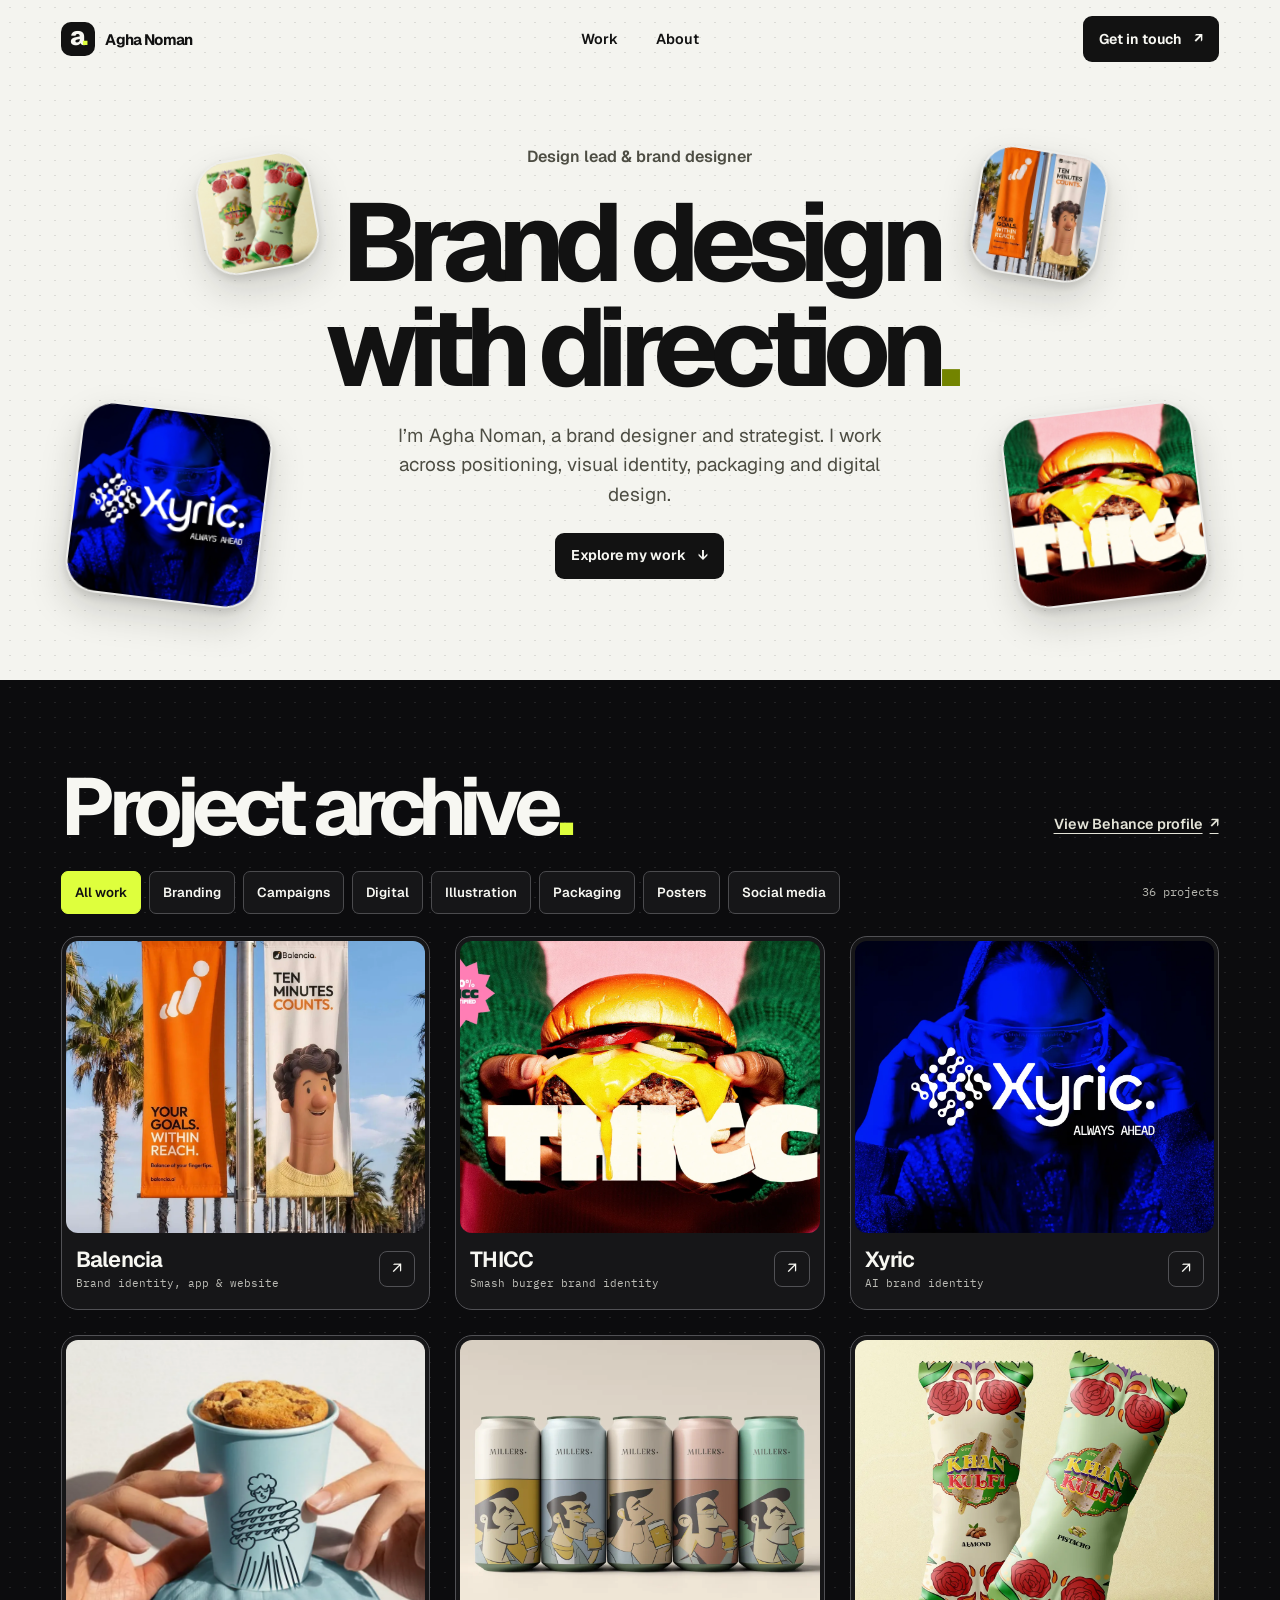
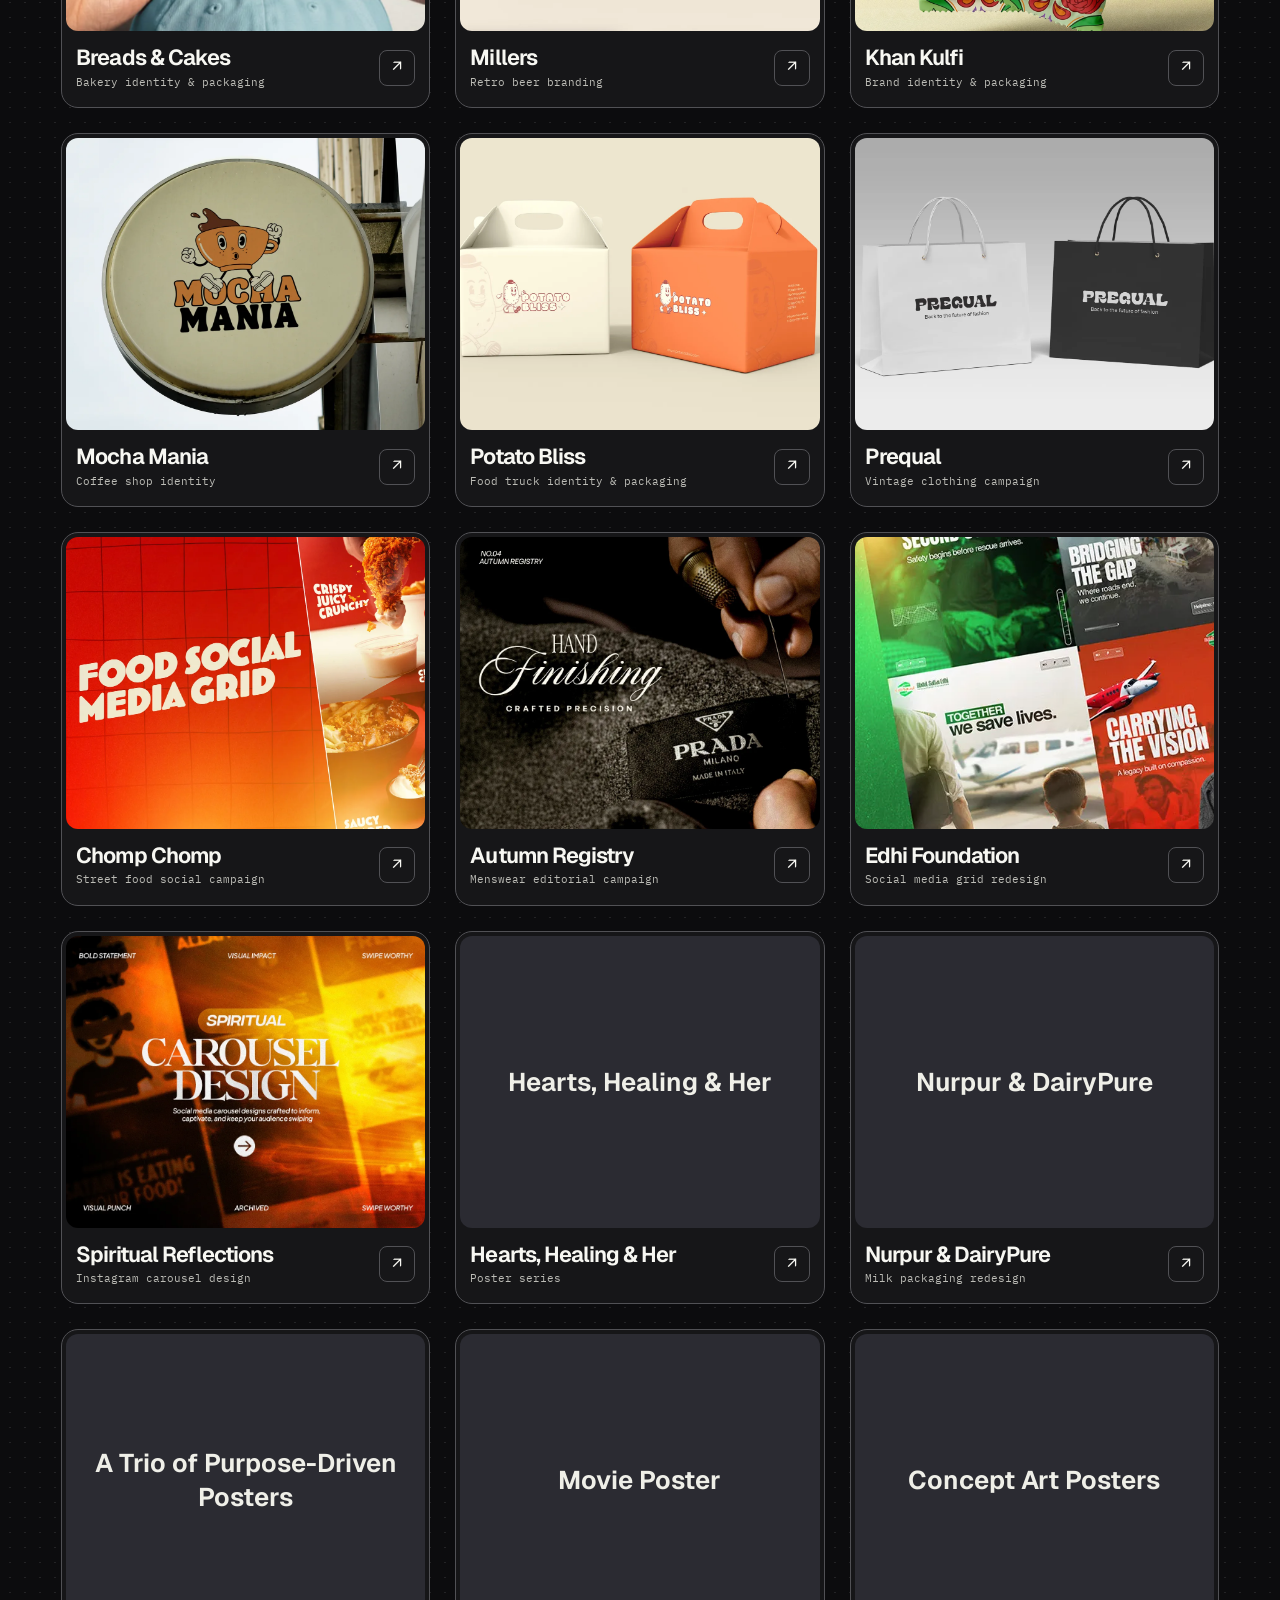
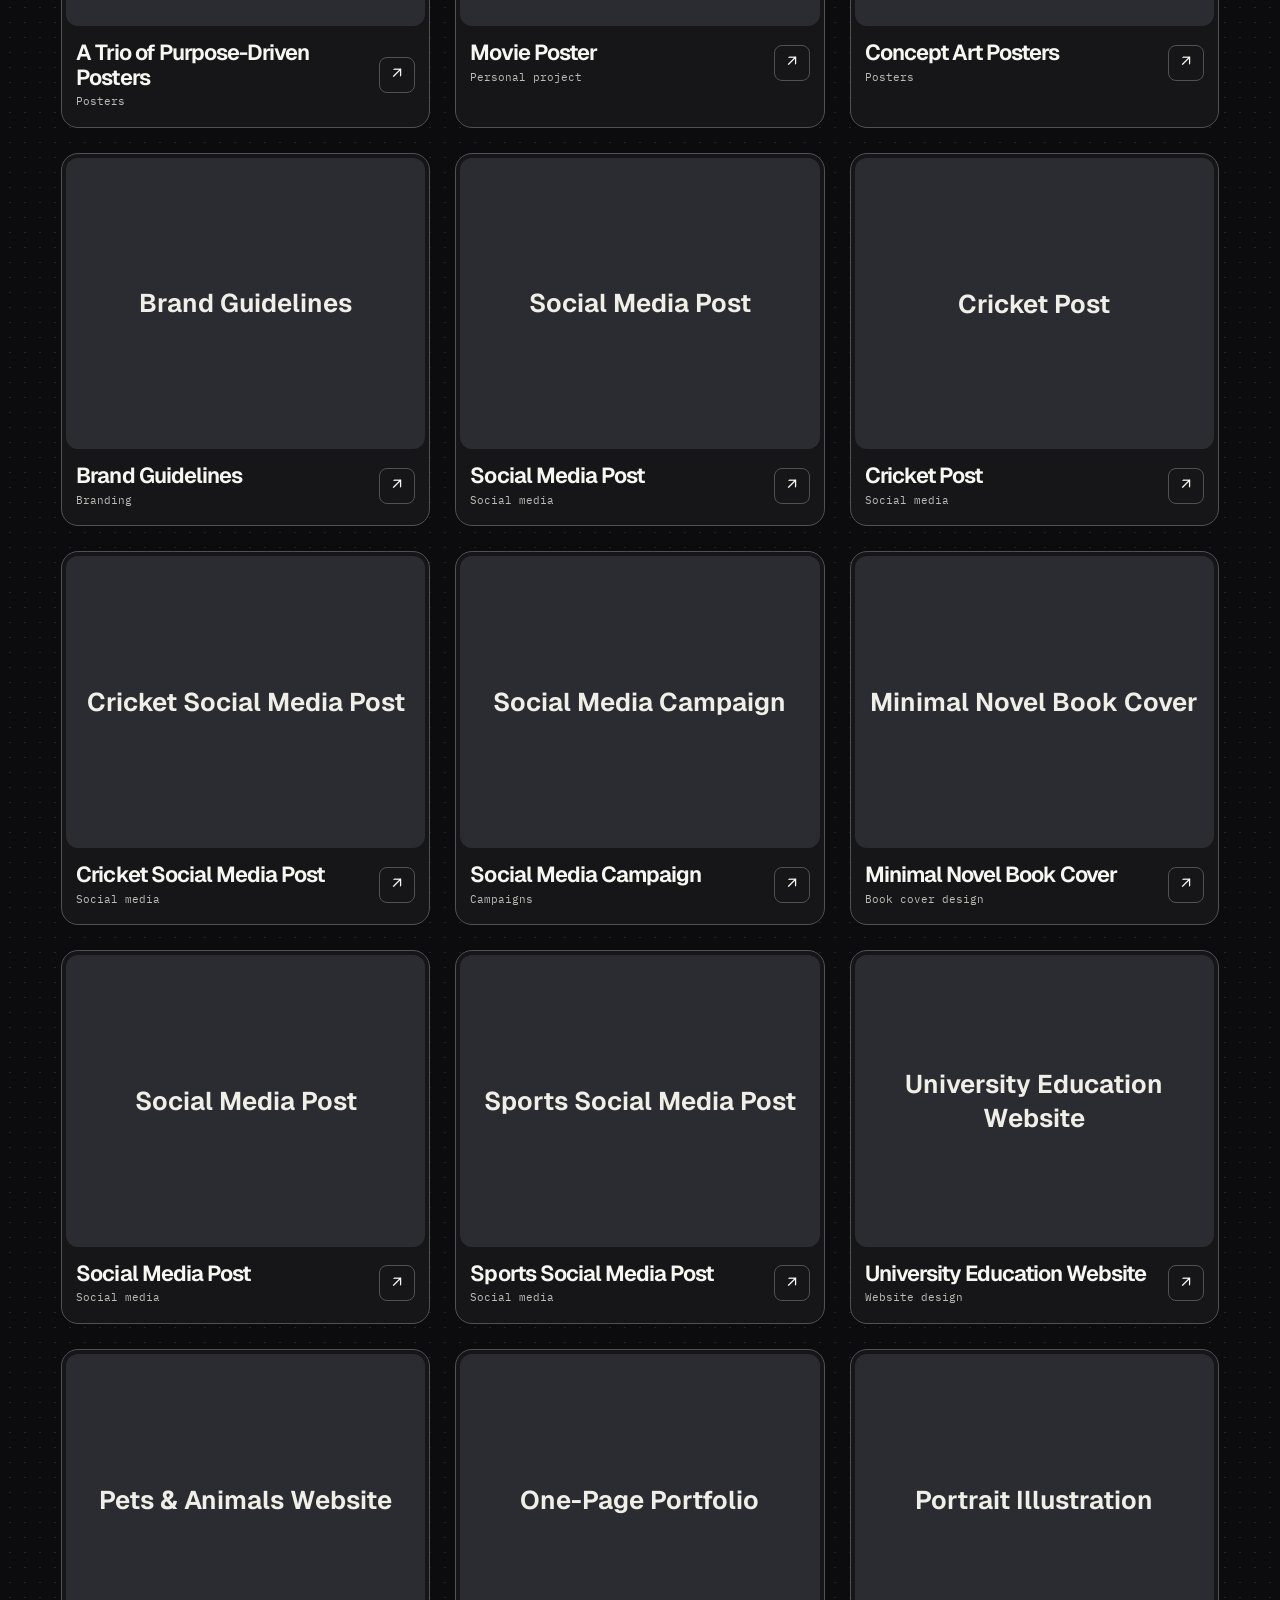
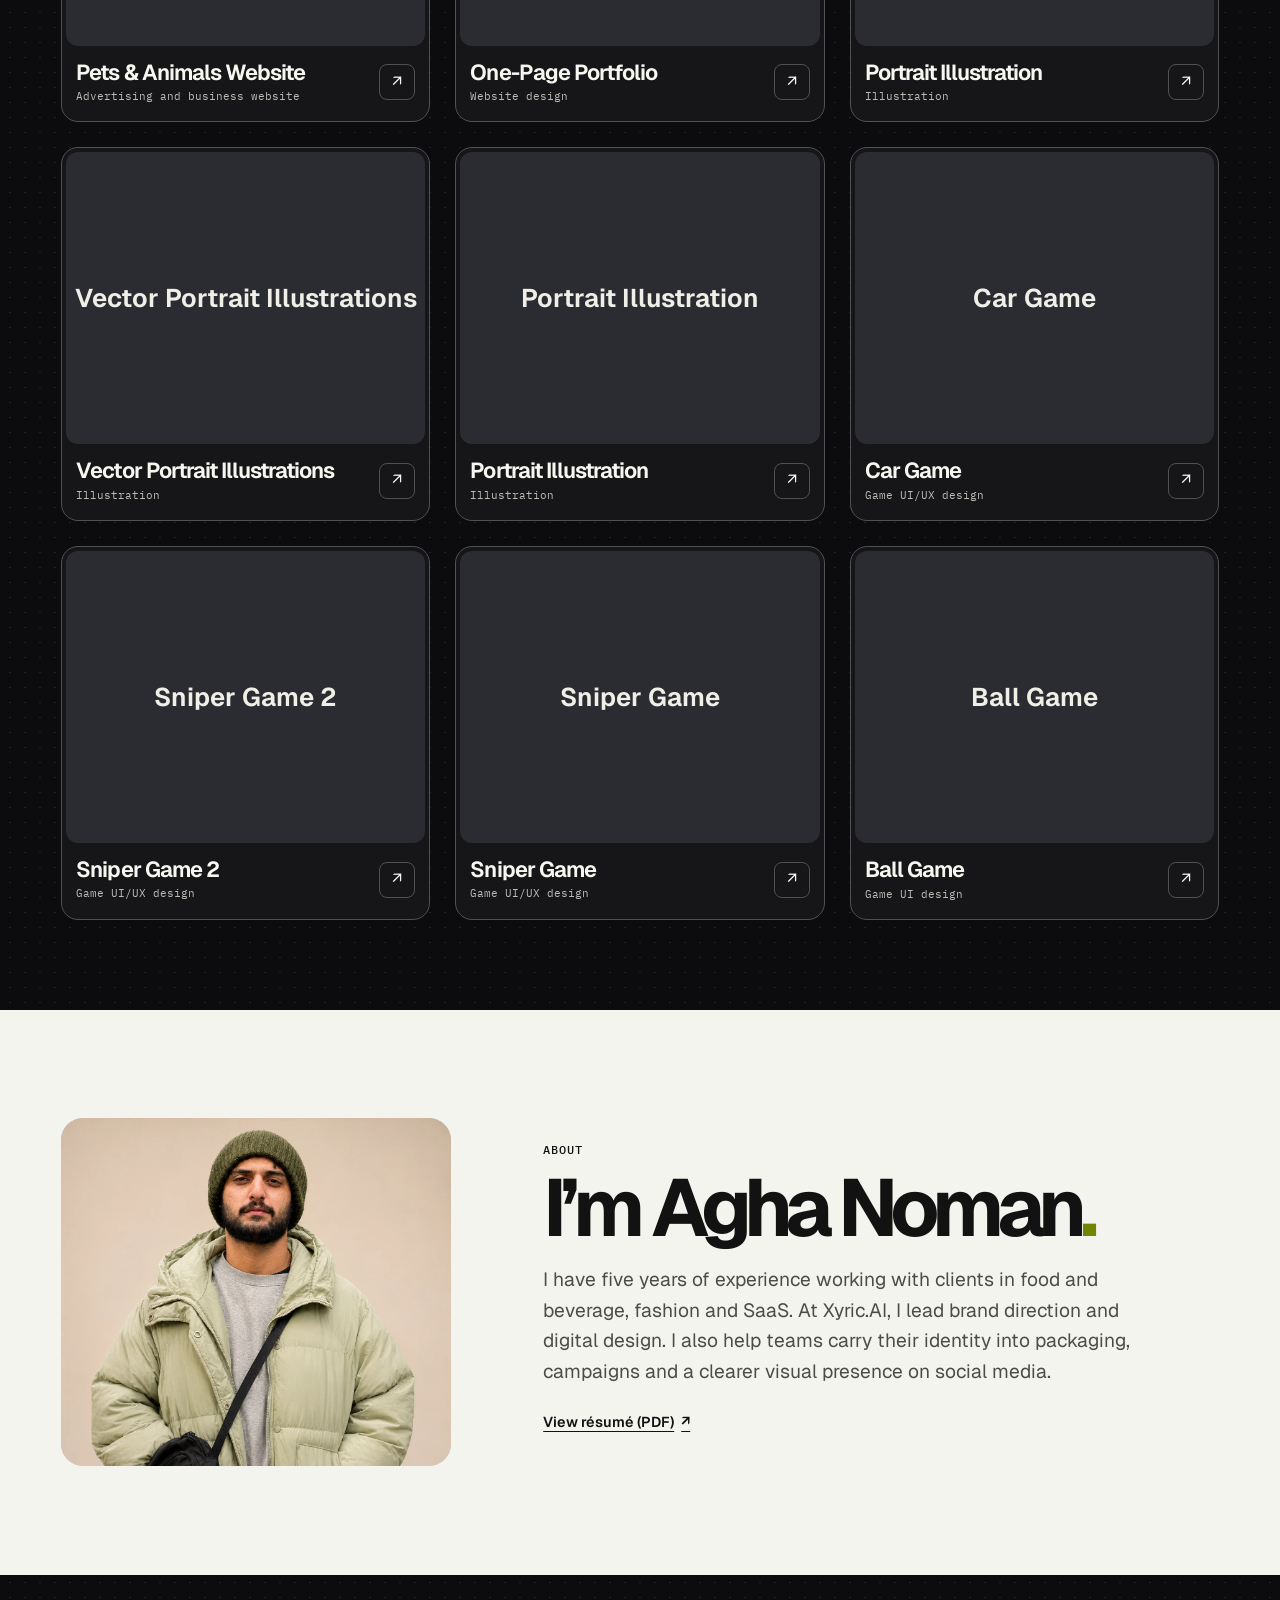
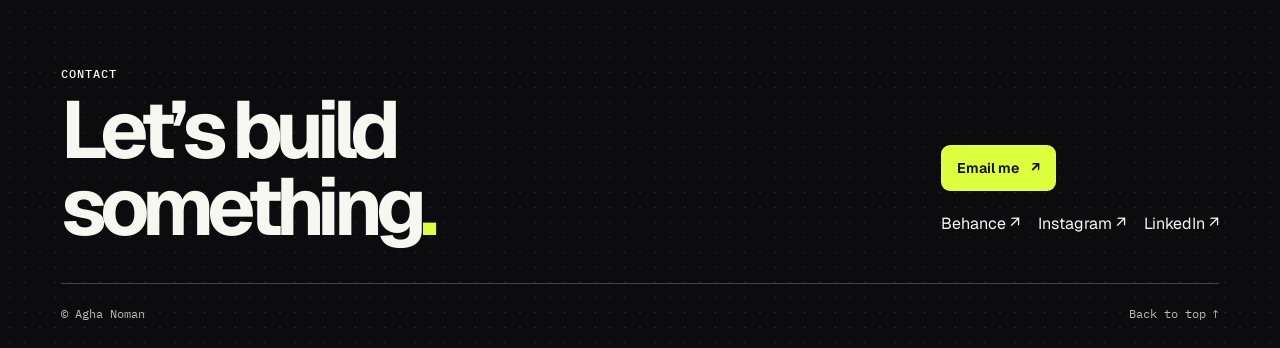
<file: docs/index.html>
<!doctype html>
<html lang="en">
<head>
  <meta charset="utf-8">
  <meta name="viewport" content="width=device-width, initial-scale=1">
  <meta name="description" content="Agha Noman is a brand designer and strategist with five years of experience across food, fashion and SaaS. Explore brand direction, visual identity, packaging and digital design work.">
  <meta name="theme-color" content="#f4f4ef">
  <title>Agha Noman — Brand Designer</title>
  <link rel="icon" href="./assets/agha-noman-icon.png" type="image/png" sizes="64x64">
  <link rel="preconnect" href="https://fonts.googleapis.com">
  <link rel="preconnect" href="https://fonts.gstatic.com" crossorigin>
  <link rel="stylesheet" href="https://fonts.googleapis.com/css2?family=Geist:wght@400;500;600;700;800&family=IBM+Plex+Mono:wght@400;500;600&display=swap">
  <link rel="stylesheet" href="./style.css">
  <script src="./projects.js" defer></script>
  <script src="./site.js" defer></script>
  <script src="./motion.js" defer></script>
</head>
<body>
  <a class="skip" href="#main">Skip to content</a>
  <div class="intro-shell" id="top">
    <header class="wrap header">
      <a class="wordmark" href="#top"><span class="mark" aria-hidden="true">a<span>.</span></span> Agha Noman</a>
      <nav class="nav" aria-label="Main navigation"><a href="#work">Work</a><a href="#about">About</a></nav>
      <a class="button button-black header-contact" href="#contact">Get in touch <span aria-hidden="true">↗</span></a>
    </header>
  </div>
  <main id="main" tabindex="-1">
    <div class="intro-shell">
      <section class="wrap hero" aria-labelledby="hero-heading">
        <div class="hero-copy">
          <p class="hero-role">Design lead &amp; brand designer</p>
          <h1 id="hero-heading">Brand design<br>with direction<span>.</span></h1>
          <p class="hero-text">I’m Agha Noman, a brand designer and strategist. I work across positioning, visual identity, packaging and digital design.</p>
          <a class="button button-black" href="#work">Explore my work <span aria-hidden="true">↓</span></a>
        </div>
        <div class="hero-tiles" aria-label="Featured projects"></div>
      </section>
    </div>

  <section class="work" id="work" aria-labelledby="work-heading">
    <div class="wrap">
      <div class="work-heading">
        <h2 id="work-heading">Project archive<span>.</span></h2>
        <a class="text-link behance-link" href="https://www.behance.net/aghanoman25/projects" target="_blank" rel="noopener">View Behance profile <span aria-hidden="true">↗</span></a>
      </div>
      <div class="work-controls" hidden>
        <div class="filters" role="group" aria-label="Filter projects"></div>
        <p class="project-count" role="status"></p>
      </div>
      <div class="project-grid"></div>
      <noscript><p>Explore the complete project gallery on <a href="https://www.behance.net/aghanoman25/projects">Behance</a>.</p></noscript>
    </div>
  </section>

  <section class="about" id="about" aria-labelledby="about-heading">
    <div class="wrap about-layout">
      <div class="portrait"><img src="./assets/agha-noman-portrait.webp" alt="Agha Noman wearing an olive beanie and light puffer jacket" width="1254" height="1254" loading="lazy"></div>
      <div class="about-copy">
        <p class="eyebrow">About</p>
        <h2 id="about-heading">I’m Agha Noman<span>.</span></h2>
        <p>I have five years of experience working with clients in food and beverage, fashion and SaaS. At Xyric.AI, I lead brand direction and digital design. I also help teams carry their identity into packaging, campaigns and a clearer visual presence on social media.</p>
        <a class="text-link" href="./Agha-Noman-Resume.pdf" target="_blank" rel="noopener">View résumé (PDF) <span aria-hidden="true">↗</span></a>
      </div>
    </div>
  </section>
  </main>

  <footer class="contact" id="contact">
    <div class="wrap">
      <div class="contact-inner">
        <div><p class="eyebrow">Contact</p><h2>Let’s build<br>something<span>.</span></h2></div>
        <div class="contact-links">
          <a class="button button-lime" href="mailto:aghanomaninstagram@gmail.com">Email me <span aria-hidden="true">↗</span></a>
          <div class="socials"><a href="https://www.behance.net/aghanoman25" target="_blank" rel="noopener">Behance ↗</a><a href="https://www.instagram.com/agha_noman/" target="_blank" rel="noopener">Instagram ↗</a><a href="https://www.linkedin.com/in/agha-noman-385965202/" target="_blank" rel="noopener">LinkedIn ↗</a></div>
        </div>
      </div>
      <div class="footer-bar"><span>© Agha Noman</span><a href="#top">Back to top <span aria-hidden="true">↑</span></a></div>
    </div>
  </footer>

</body>
</html>
</file>
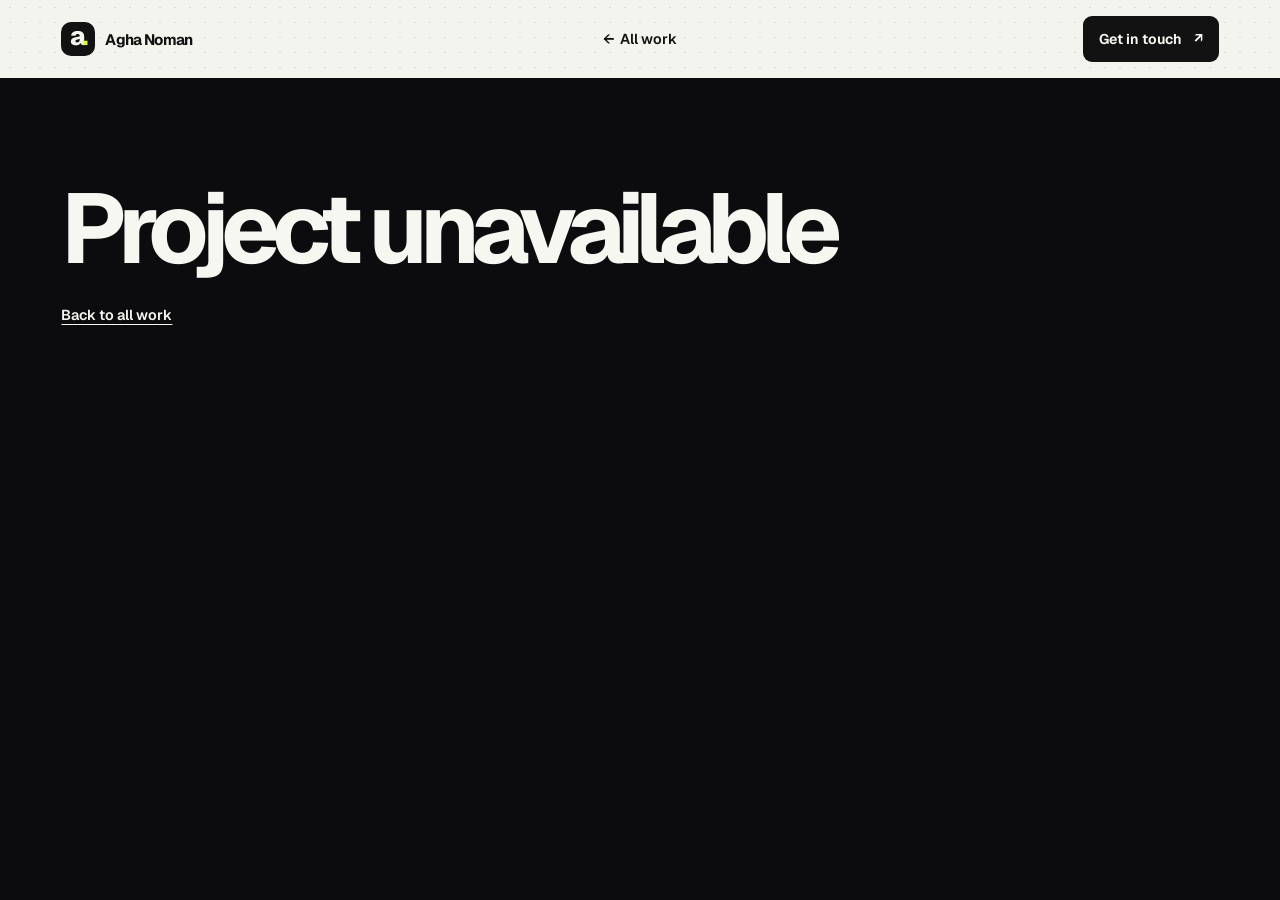
<file: docs/project.html>
<!doctype html>
<html lang="en">
<head>
  <meta charset="utf-8">
  <meta name="viewport" content="width=device-width, initial-scale=1">
  <meta name="theme-color" content="#0c0c0e">
  <title>Project — Agha Noman</title>
  <link rel="icon" href="./assets/agha-noman-icon.png" type="image/png" sizes="64x64">
  <link rel="preconnect" href="https://fonts.googleapis.com">
  <link rel="preconnect" href="https://fonts.gstatic.com" crossorigin>
  <link rel="stylesheet" href="https://fonts.googleapis.com/css2?family=Geist:wght@400;500;600;700;800&family=IBM+Plex+Mono:wght@400;500;600&display=swap">
  <link rel="stylesheet" href="./style.css">
  <script src="./projects.js" defer></script>
  <script src="./case-studies.js" defer></script>
  <script src="./project.js" defer></script>
  <script src="./motion.js" defer></script>
</head>
<body class="project-page" id="top">
  <a class="skip" href="#main">Skip to project</a>
  <header class="intro-shell">
    <div class="wrap header case-header">
      <a class="wordmark" href="./index.html"><span class="mark" aria-hidden="true">a<span>.</span></span> Agha Noman</a>
      <nav class="nav" aria-label="Main navigation"><a href="./index.html#work"><span aria-hidden="true">←</span> All work</a></nav>
      <a class="button button-black header-contact" href="./index.html#contact">Get in touch <span aria-hidden="true">↗</span></a>
    </div>
  </header>
  <main id="main" tabindex="-1">
    <article aria-labelledby="project-title" hidden>
      <header class="wrap case-intro">
        <p class="eyebrow case-category"></p>
        <h1 id="project-title"></h1>
        <p class="case-description"></p>
        <a class="text-link case-source" href="https://www.behance.net/aghanoman25/projects" target="_blank" rel="noopener">View on Behance <span aria-hidden="true">↗</span></a>
      </header>
      <div class="case-gallery"></div>
      <nav class="wrap case-navigation" aria-label="Browse projects">
        <a class="text-link" href="./index.html#work"><span aria-hidden="true">←</span> All work</a>
        <a class="button button-lime next-case" href="./index.html#work"></a>
      </nav>
    </article>
    <div class="wrap case-intro case-missing" hidden><h1>Project unavailable</h1><a class="text-link" href="./index.html#work">Back to all work</a></div>
    <noscript><div class="wrap case-intro"><p>Enable JavaScript to open this project or <a href="https://www.behance.net/aghanoman25/projects">browse projects on Behance</a>.</p></div></noscript>
  </main>
</body>
</html>
</file>
<file: docs/style.css>
:root {
  color-scheme: light;
  --paper: #f4f4ef;
  --ink: #121212;
  --lime: #deff3d;
  --line: #d1d1c7;
  --dark: #0c0c0e;
  --panel: #161618;
  --white: #f7f7f2;
  --mono: 'IBM Plex Mono', Consolas, monospace;
  --gutter: clamp(18px, 4.8vw, 72px);
  font-family: Geist, Arial, sans-serif;
  background: var(--paper);
  color: var(--ink);
}

*, *::before, *::after { box-sizing: border-box; }
body, h1, h2, h3, p { margin: 0; }
img { display: block; max-width: 100%; }
button { color: inherit; font: inherit; cursor: pointer; }
a { color: inherit; }
[hidden] { display: none !important; }
:focus-visible { outline: 2px solid currentColor; outline-offset: 5px; }
html { scroll-behavior: smooth; }
.wrap { width: min(100% - 2 * var(--gutter), 1260px); margin-inline: auto; }
.skip { position: fixed; top: 10px; left: 10px; z-index: 2; padding: 10px 15px; transform: translateY(-200%); background: var(--ink); color: var(--white); }
.skip:focus { transform: none; }
.eyebrow { font: 500 .73rem/1.5 var(--mono); letter-spacing: .08em; text-transform: uppercase; }
h1, h2 { font-weight: 700; letter-spacing: -.085em; line-height: .95; }
.intro-shell { background: radial-gradient(circle, #2121193c .8px, transparent 1px) center top / 15px 15px, var(--paper); }

.header { min-height: 78px; display: grid; grid-template-columns: 1fr auto 1fr; align-items: center; gap: 22px; }
.wordmark, .nav a { text-decoration: none; }
.wordmark { justify-self: start; display: inline-flex; align-items: center; gap: 10px; font-size: .95rem; font-weight: 700; letter-spacing: -.045em; white-space: nowrap; }
.mark { display: grid; grid-auto-flow: column; place-content: center; width: 34px; height: 34px; border-radius: 10px; background: var(--ink); color: var(--white); font-size: 1.6rem; font-weight: 800; line-height: 1; letter-spacing: -.13em; padding: 0 2px 4px 0; }
.mark span { color: var(--lime); }
.nav { display: flex; gap: clamp(16px, 3vw, 40px); }
.nav a { display: grid; min-height: 44px; place-items: center; font-size: .9rem; font-weight: 600; }
.nav a:hover, .socials a:hover, .footer-bar a:hover { text-decoration: underline; text-underline-offset: .28em; }
.button { display: inline-flex; width: fit-content; min-height: 46px; align-items: center; justify-content: center; gap: 12px; padding: 9px 15px; border: 1px solid transparent; border-radius: 9px; text-decoration: none; font-size: .88rem; font-weight: 650; line-height: 1.2; transition: background-color .18s, color .18s, border-color .18s; }
.button-black { background: var(--ink); color: var(--white); }
.button-black:hover { background: #303029; }
.button-black:focus-visible { outline-color: var(--ink); }
.header-contact { justify-self: end; }
.button-lime { background: var(--lime); color: var(--ink); }
.button-lime:hover { background: #efff9f; }
.button-lime:focus-visible { outline-color: var(--white); }

.hero { position: relative; display: grid; min-height: clamp(480px, 47vw, 638px); place-items: center; padding-block: 45px 78px; }
.hero-copy { position: relative; z-index: 1; text-align: center; }
.hero-role { color: #4d4d43; font-size: clamp(.9rem, 1.25vw, 1.05rem); font-weight: 600; line-height: 1.4; }
.hero h1 { font-size: clamp(65px, 8.6vw, 126px); margin-top: 22px; }
.hero h1 span { color: #738400; }
.hero-text { max-width: 38ch; margin: 22px auto 24px; font-size: clamp(1rem, 1.6vw, 1.18rem); line-height: 1.55; color: #4d4d43; }
.hero-tiles { display: contents; }
.tile { position: absolute; display: block; aspect-ratio: 1; overflow: hidden; border: 2px solid #ffffffa1; border-radius: clamp(14px, 2.5vw, 32px); background: #d0d0c6; box-shadow: 0 16px 36px #1919102c, 0 4px 9px #14140c20; transform: rotate(var(--tilt)); transition: transform .25s ease; }
.tile:is(:hover, :focus-visible) { transform: rotate(0deg) translateY(-5px); }
.tile .artwork { height: 100%; border-radius: 0; }
.tile-upper-left { --tilt: -10deg; width: clamp(78px, 9vw, 130px); top: 13%; left: 12%; }
.tile-lower-left { --tilt: 7deg; width: clamp(115px, 15vw, 217px); bottom: 13%; left: 1%; }
.tile-upper-right { --tilt: 9deg; width: clamp(88px, 10vw, 151px); top: 12%; right: 10%; }
.tile-lower-right { --tilt: -7deg; width: clamp(116px, 15vw, 219px); bottom: 13%; right: 1.5%; }

.work, .contact { color: var(--white); background: radial-gradient(circle, #eeeeee35 .75px, transparent 1px) center top / 15px 15px, var(--dark); }
.work { padding-block: clamp(58px, 7vw, 104px); }
.work-heading { display: flex; align-items: end; justify-content: space-between; flex-wrap: wrap; gap: 9px 18px; }
.work h2, .about h2, .contact h2 { font-size: clamp(43px, 6.3vw, 92px); }
.work h2 span, .contact h2 span { color: var(--lime); }
.text-link { display: inline-flex; width: fit-content; min-height: 44px; gap: 7px; align-items: center; font-size: .9rem; font-weight: 600; text-underline-offset: .27em; }
.text-link:hover { text-decoration-thickness: 2px; }
.behance-link { color: #e4e4d8; }
.work-controls { display: flex; justify-content: space-between; align-items: center; flex-wrap: wrap; gap: 12px 20px; margin-block: 25px 22px; }
.filters { display: flex; flex-wrap: wrap; gap: 8px; }
.filters button { min-height: 43px; padding: 7px 13px; border-radius: 7px; border: 1px solid #4b4b4e; background: var(--panel); color: var(--white); font-size: .83rem; font-weight: 600; }
.filters button:hover { border-color: var(--white); }
.filters button[aria-pressed='true'] { background: var(--lime); color: var(--ink); border-color: var(--lime); }
.filters button:focus-visible { outline-color: var(--white); }
.project-count { color: #b5b5ae; font: 400 .75rem/1.5 var(--mono); }
.project-grid { display: grid; grid-template-columns: repeat(3, minmax(0, 1fr)); gap: clamp(15px, 2vw, 25px); }
.project-card { min-width: 0; display: block; background: var(--panel); border: 1px solid #515155; border-radius: 17px; padding: 4px; text-decoration: none; transition: transform .2s ease, border-color .2s; }
.project-card:is(:hover, :focus-visible) { transform: translateY(-4px); border-color: var(--lime); }
.artwork { position: relative; display: grid; place-items: center; overflow: hidden; background: #2b2b32; border-radius: 12px; }
.artwork img { width: 100%; height: 100%; object-fit: cover; transition: transform .35s cubic-bezier(.22, 1, .36, 1); }
.card-artwork { aspect-ratio: 1.23; }
.artwork-label { color: #efefe8; font-size: clamp(.85rem, 2vw, 1.8rem); font-weight: 650; padding: 8px; text-align: center; }
.card-caption { display: flex; justify-content: space-between; align-items: center; gap: 10px; padding: 14px 10px 13px; }
.card-caption h3 { font-size: clamp(1.05rem, 1.7vw, 1.45rem); line-height: 1.12; font-weight: 650; letter-spacing: -.045em; }
.card-caption p { color: #bcbcb6; margin-top: 5px; font: 400 .69rem/1.4 var(--mono); }
.card-arrow { flex: 0 0 auto; display: grid; place-items: center; width: 36px; height: 36px; border: 1px solid #515155; border-radius: 8px; color: var(--white); transition: color .18s, background-color .18s; }
.project-card:is(:hover, :focus-visible) .card-arrow { background: var(--lime); color: var(--ink); border-color: var(--lime); }

.about { padding-block: clamp(56px, 8.5vw, 126px); }
.about-layout { display: grid; grid-template-columns: minmax(180px, .75fr) minmax(0, 1.3fr); align-items: center; gap: clamp(30px, 7.2vw, 105px); }
.portrait { border-radius: 22px; overflow: hidden; background: #d0d0c6; }
.portrait img { width: 100%; height: auto; aspect-ratio: 1.12; object-fit: cover; object-position: center top; }
.about h2 { margin: 12px 0 18px; }
.about h2 span { color: #738400; }
.about-copy > p:not(.eyebrow) { max-width: 47ch; color: #4d4d43; font-size: clamp(1rem, 1.6vw, 1.2rem); line-height: 1.6; margin-bottom: 12px; }
.contact { padding-block: clamp(48px, 7vw, 100px) 12px; }
.contact-inner { display: flex; flex-wrap: wrap; align-items: end; justify-content: space-between; gap: 26px; padding-bottom: 38px; }
.contact h2 { margin-top: 10px; }
.contact-links { display: flex; flex-direction: column; gap: 10px; }
.socials { display: flex; flex-wrap: wrap; gap: 4px 18px; }
.socials a, .footer-bar a { min-height: 44px; display: inline-flex; align-items: center; gap: 6px; text-decoration: none; }
.footer-bar { display: flex; align-items: center; justify-content: space-between; flex-wrap: wrap; gap: 4px 16px; border-top: 1px solid #444447; padding-top: 8px; color: #bcbcb6; font: 400 .74rem/1.5 var(--mono); }

.project-page { min-height: 100dvh; background: var(--dark); color: var(--white); }
.project-page > header { color: var(--ink); }
.case-header .nav a { display: inline-flex; align-items: center; gap: .35em; white-space: nowrap; }
.case-intro { padding-block: clamp(48px, 7vw, 102px) clamp(32px, 5vw, 64px); }
.case-category { color: var(--lime); }
.case-intro h1 { max-width: 19ch; margin-block: 14px 18px; font-size: clamp(42px, 7.7vw, 106px); overflow-wrap: anywhere; }
.case-description { max-width: 59ch; margin-bottom: 8px; font-size: clamp(1rem, 1.55vw, 1.2rem); color: #cecec6; line-height: 1.6; }
.case-gallery { display: grid; gap: 5px; width: min(100% - 2 * var(--gutter), 1400px); margin-inline: auto; }
.case-row { display: grid; grid-template-columns: repeat(var(--columns), minmax(0, 1fr)); gap: 5px; align-items: start; }
.case-row figure { margin: 0; background: #171719; }
.case-row img { width: 100%; height: auto; }
.case-row .text-link, .case-text { padding: 15px 20px; }
.case-text { color: #cecec6; font-size: 1rem; line-height: 1.6; white-space: pre-line; overflow-wrap: anywhere; }
.case-motion { display: grid; place-items: center; background: var(--panel); border: 1px solid #353538; }
.case-motion iframe, .case-motion video { display: block; width: 100%; height: 100%; border: 0; }
.motion-source { padding-inline: 12px; }
.case-navigation { display: flex; flex-wrap: wrap; justify-content: space-between; align-items: center; gap: 10px 20px; padding-block: 26px 52px; }
.case-navigation .next-case { max-width: 100%; text-align: left; }

@media (prefers-reduced-motion: no-preference) {
  .hero-copy > *, .case-intro { animation: arrive .65s cubic-bezier(.22, 1, .36, 1) both; }
  .hero-copy > :nth-child(2) { animation-delay: .08s; }
  .hero-copy > :nth-child(3) { animation-delay: .16s; }
  .hero-copy > :nth-child(4) { animation-delay: .24s; }
  .tile { animation: tile-arrive .8s cubic-bezier(.22, 1, .36, 1) both; }
  .tile-upper-right, .tile-lower-left { animation-delay: .14s; }
  .tile-upper-left, .tile-lower-right { animation-delay: .24s; }
  .motion-reveal { animation: reveal .44s cubic-bezier(.16, 1, .3, 1) var(--reveal-delay, 0ms) backwards; }
  .motion-reveal:focus-within { animation: none; }
  .filters button { transition: background-color .16s ease-out, color .16s ease-out, border-color .16s ease-out, scale .16s ease-out; }
  .filters button:active { scale: .96; }
  .button > [aria-hidden='true'], .card-arrow { transition: translate .18s ease-out, color .18s ease-out, background-color .18s ease-out; }
  .button:is(:hover, :focus-visible) > [aria-hidden='true'], .project-card:is(:hover, :focus-visible) .card-arrow { translate: 2px -2px; }
  .hero .button:is(:hover, :focus-visible) > [aria-hidden='true'] { translate: 0 3px; }
  @keyframes arrive { from { opacity: 0; translate: 0 18px; } to { opacity: 1; translate: 0 0; } }
  @keyframes tile-arrive { from { opacity: 0; translate: 0 22px; scale: .92; } to { opacity: 1; translate: 0 0; scale: 1; } }
  @keyframes reveal { from { opacity: .65; translate: 0 14px; } to { opacity: 1; translate: 0 0; } }
}

@media (hover: hover) and (prefers-reduced-motion: no-preference) {
  .project-card:hover img { transform: scale(1.045); }
}

@media (max-width: 900px) {
  .tile-upper-left { left: 7%; }
  .tile-upper-right { right: 6%; }
  .tile-lower-left { left: 0; }
  .tile-lower-right { right: 0; }
  .project-grid { grid-template-columns: repeat(2, minmax(0, 1fr)); }
}

@media (max-width: 650px) {
  .header { min-height: 68px; gap: 12px; }
  .wordmark { font-size: .83rem; gap: 6px; }
  .mark { width: 28px; height: 28px; border-radius: 8px; font-size: 1.25rem; }
  .nav { gap: 11px; }
  .nav a, .header-contact { font-size: .78rem; }
  .header-contact { gap: 5px; padding-inline: 8px; }
  .hero { display: block; min-height: 0; padding-block: 52px 38px; }
  .hero h1 { font-size: clamp(52px, 12vw, 78px); }
  .hero-text { margin-block: 17px 20px; }
  .hero-tiles { display: flex; width: fit-content; max-width: 100%; margin: 35px auto 6px; gap: 10px; align-items: center; justify-content: center; }
  .tile { position: relative; inset: auto; width: clamp(49px, 16vw, 88px); }
  .tile-lower-left, .tile-lower-right { margin-top: 12px; }
  .about-layout { grid-template-columns: 1fr; }
  .portrait { max-width: 390px; }
  .case-gallery { width: 100%; }
  .case-row-grid { grid-template-columns: repeat(2, minmax(0, 1fr)); }
}

@media (max-width: 405px) {
  .nav { gap: 8px; }
  .wordmark { font-size: 0; }
  .header { grid-template-columns: 1fr auto 1fr; }
  .project-grid { gap: 11px; }
  .project-card { border-radius: 12px; }
  .card-artwork { border-radius: 8px; }
  .card-caption { padding-inline: 4px; gap: 4px; }
  .card-caption h3 { font-size: 1rem; }
  .card-arrow { width: 24px; height: 28px; border: 0; }
}

@media (prefers-reduced-motion: reduce) {
  *, *::before, *::after { scroll-behavior: auto !important; transition: none !important; }
}
</file>
